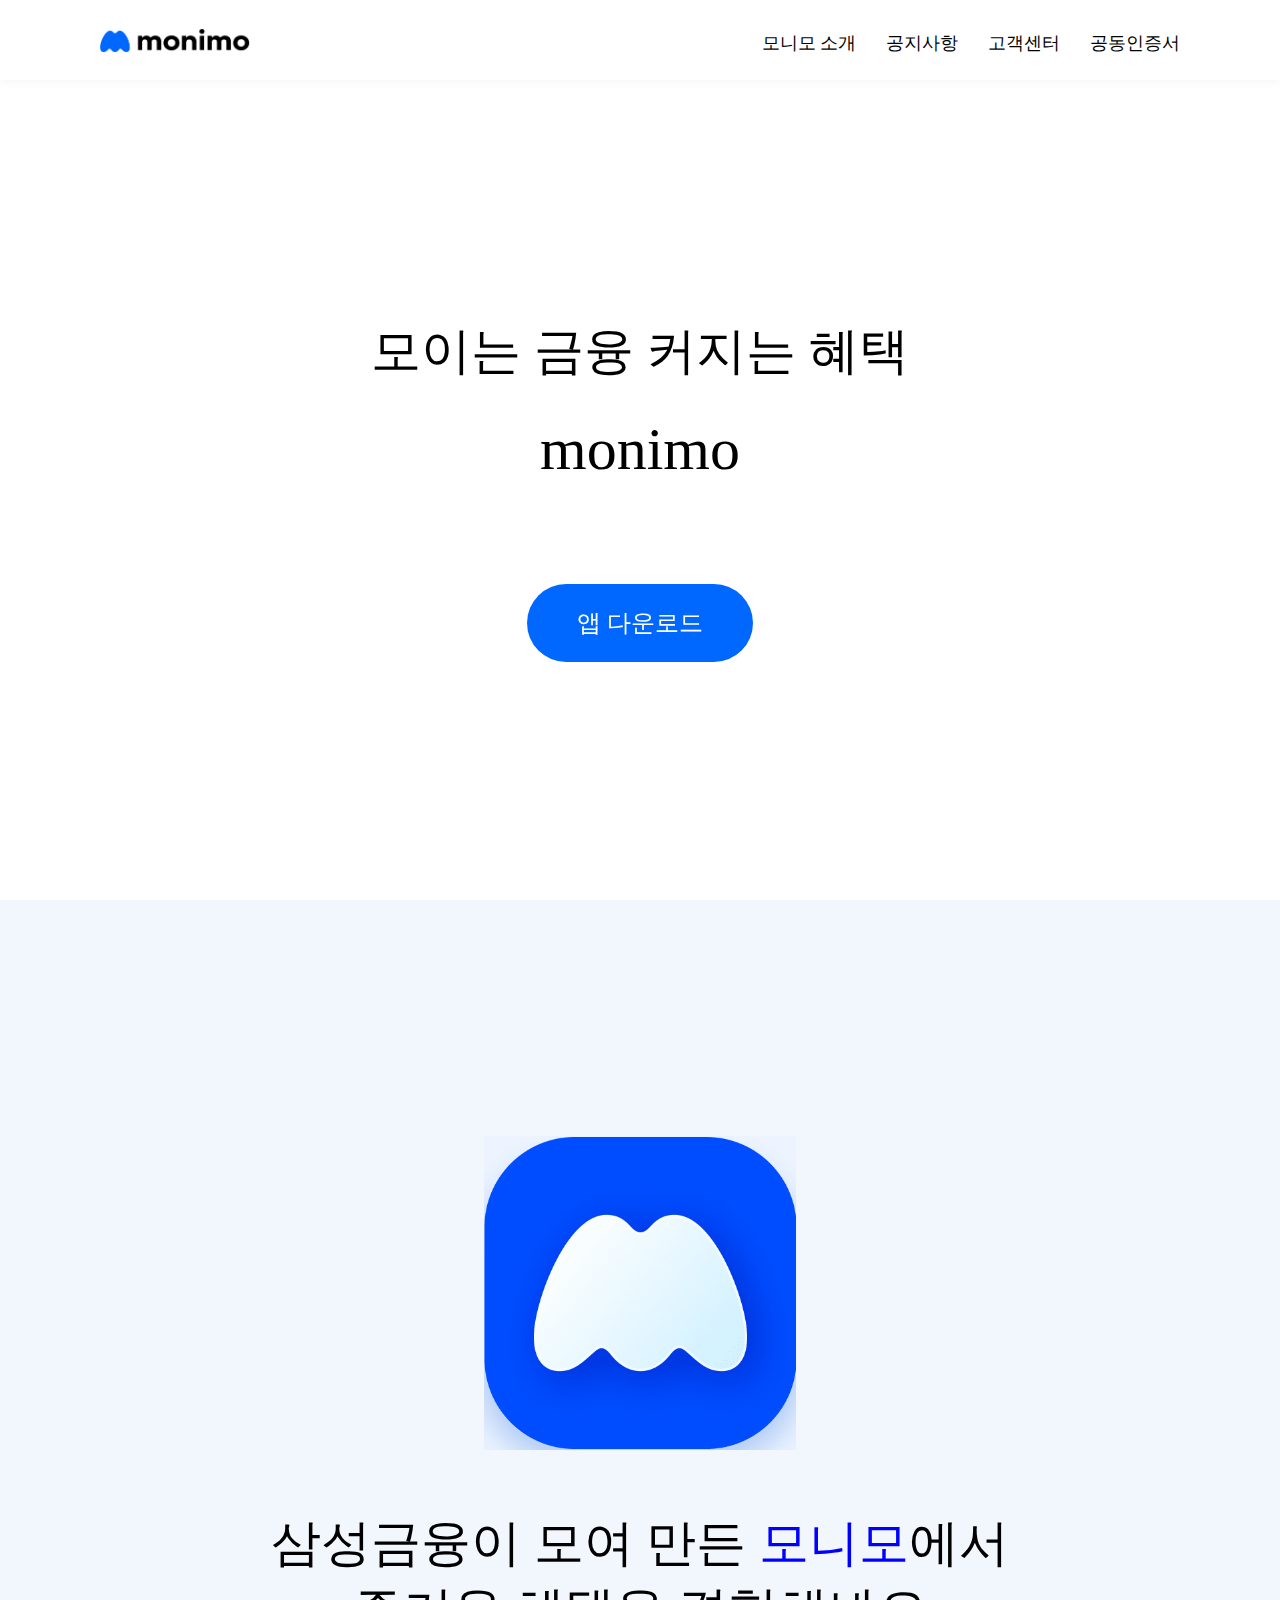
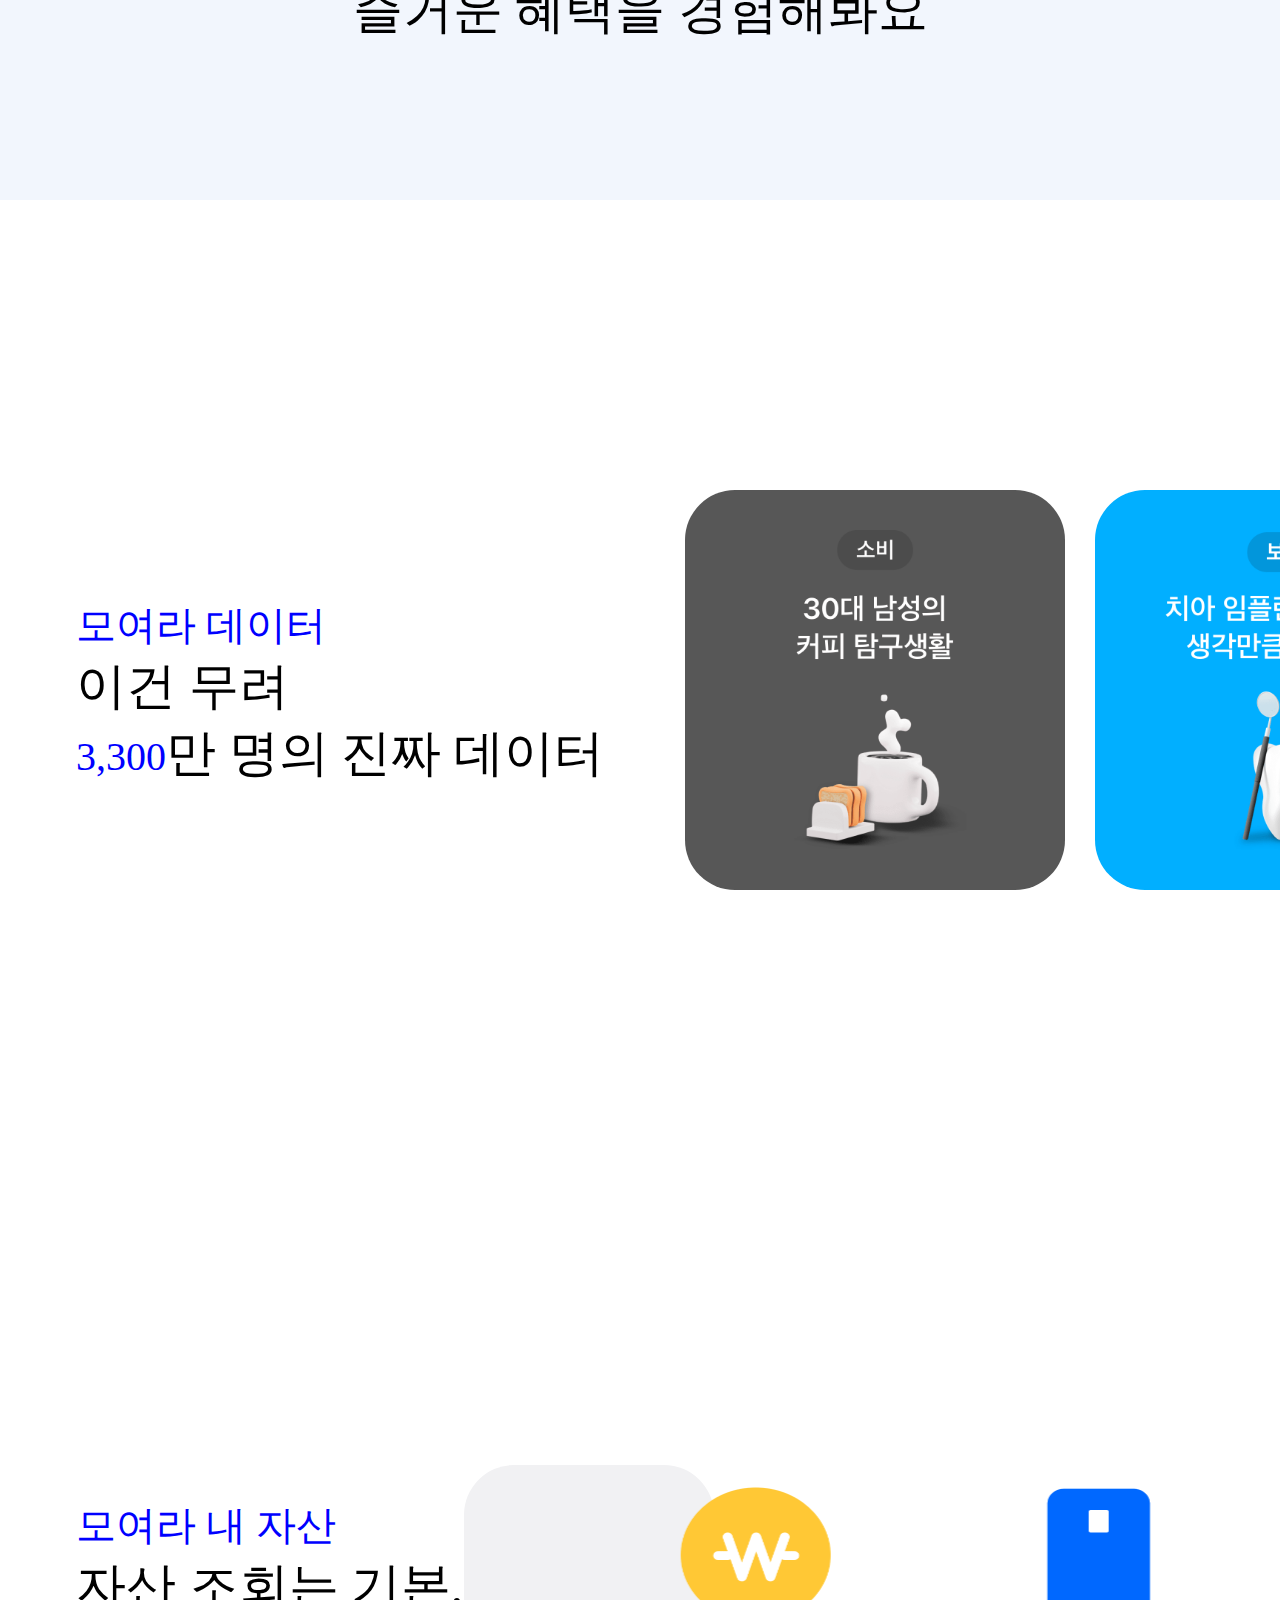
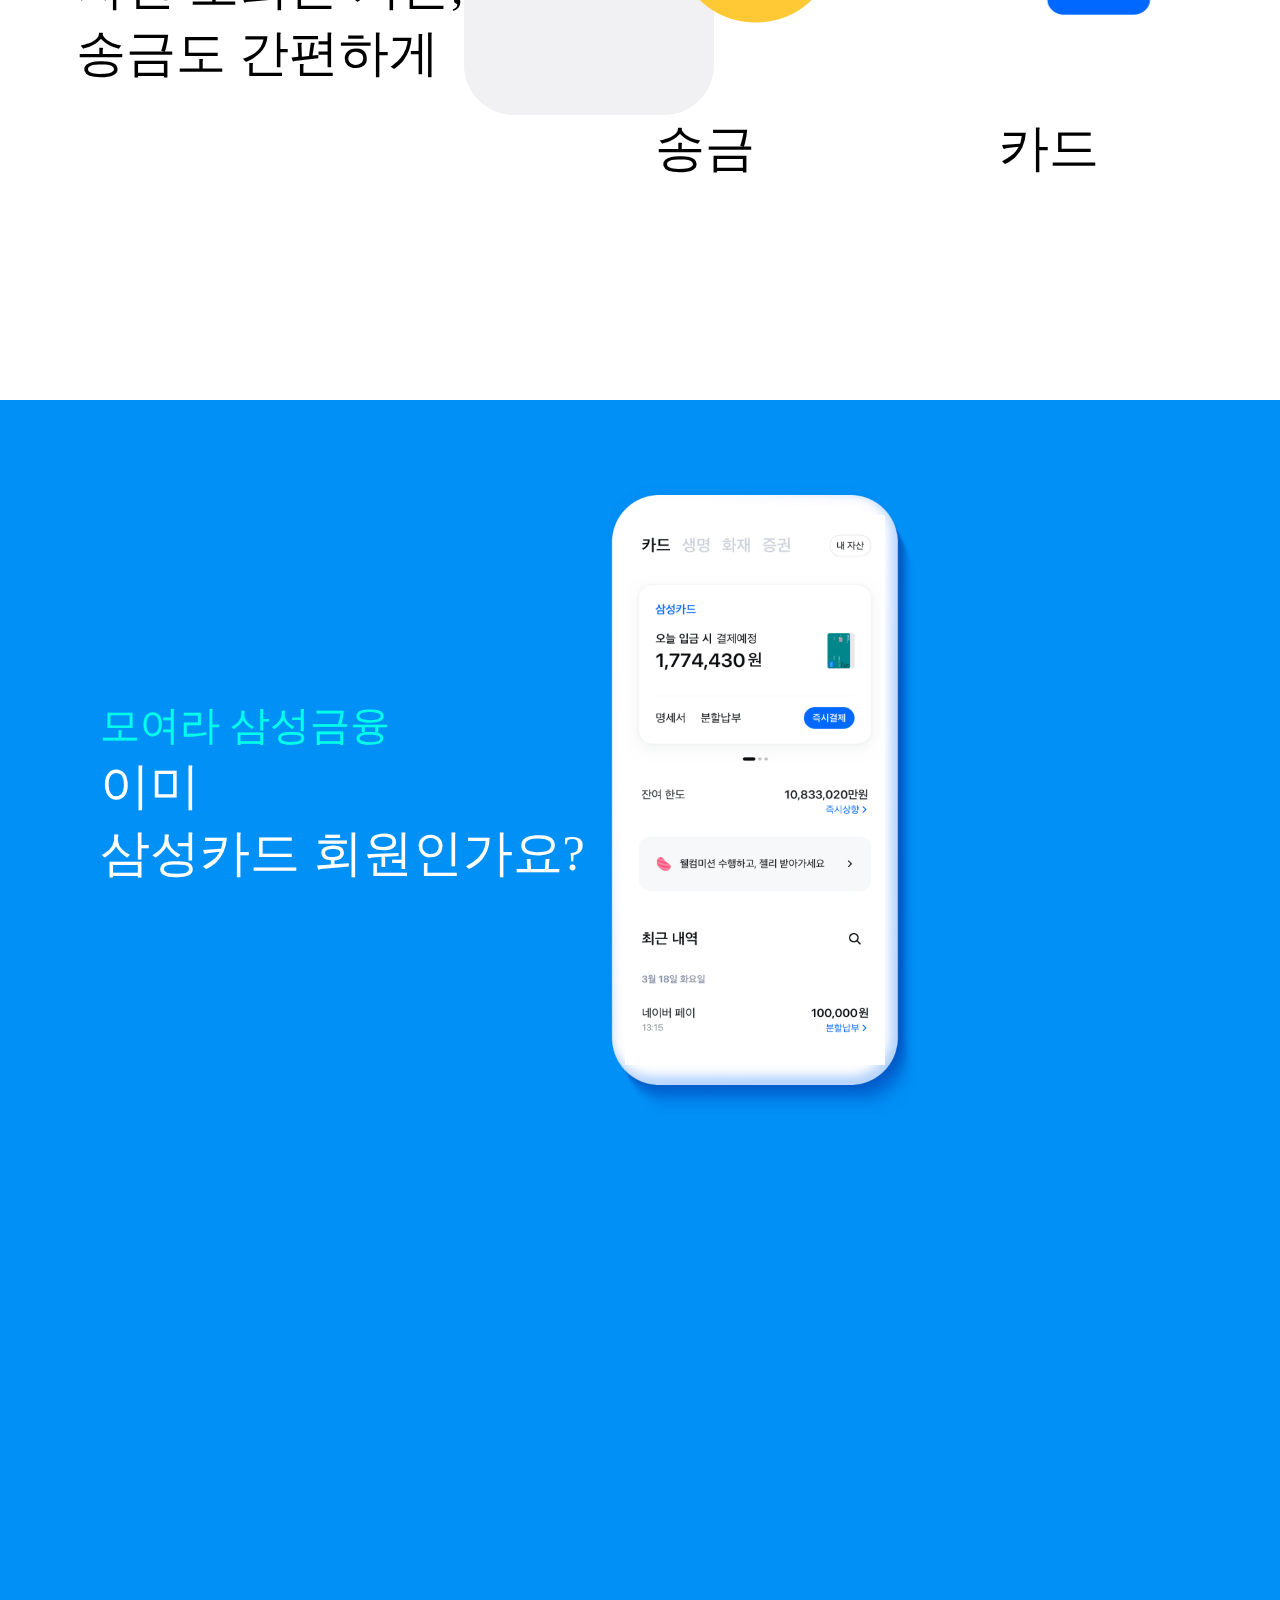
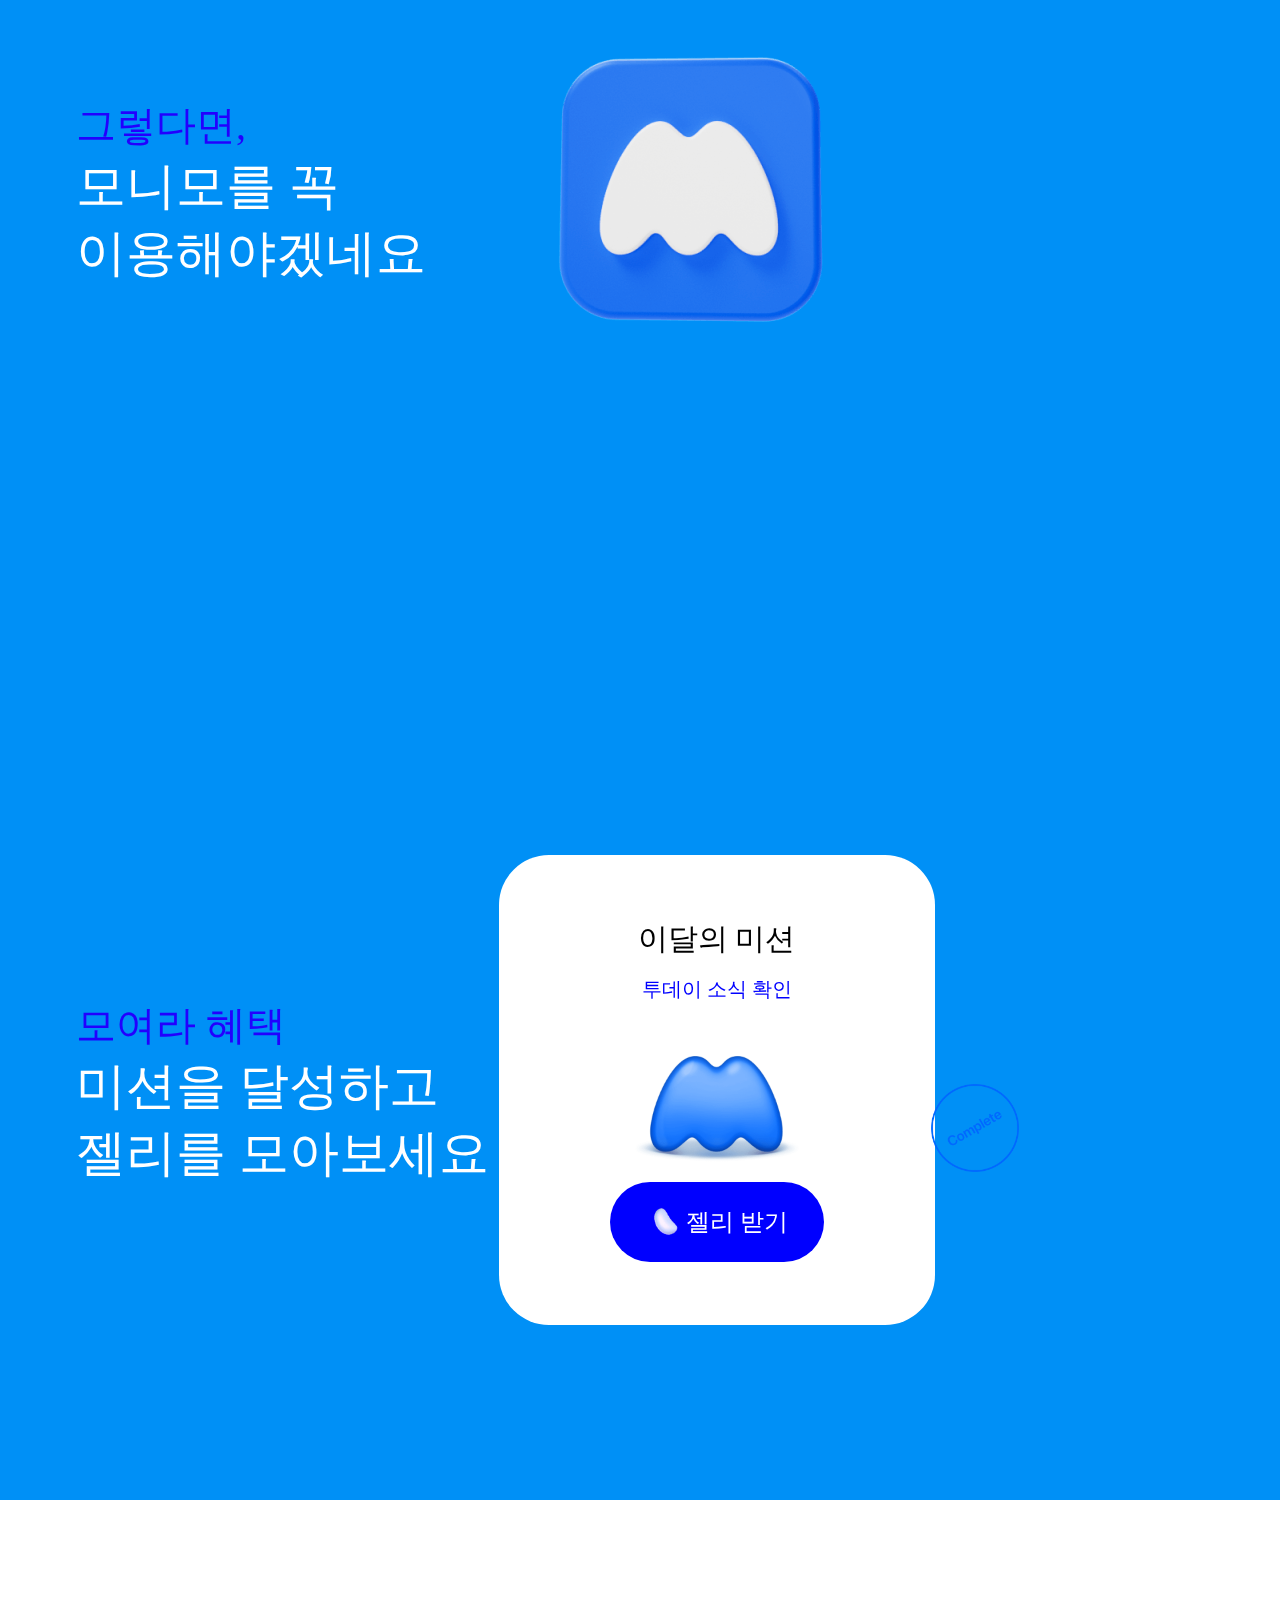
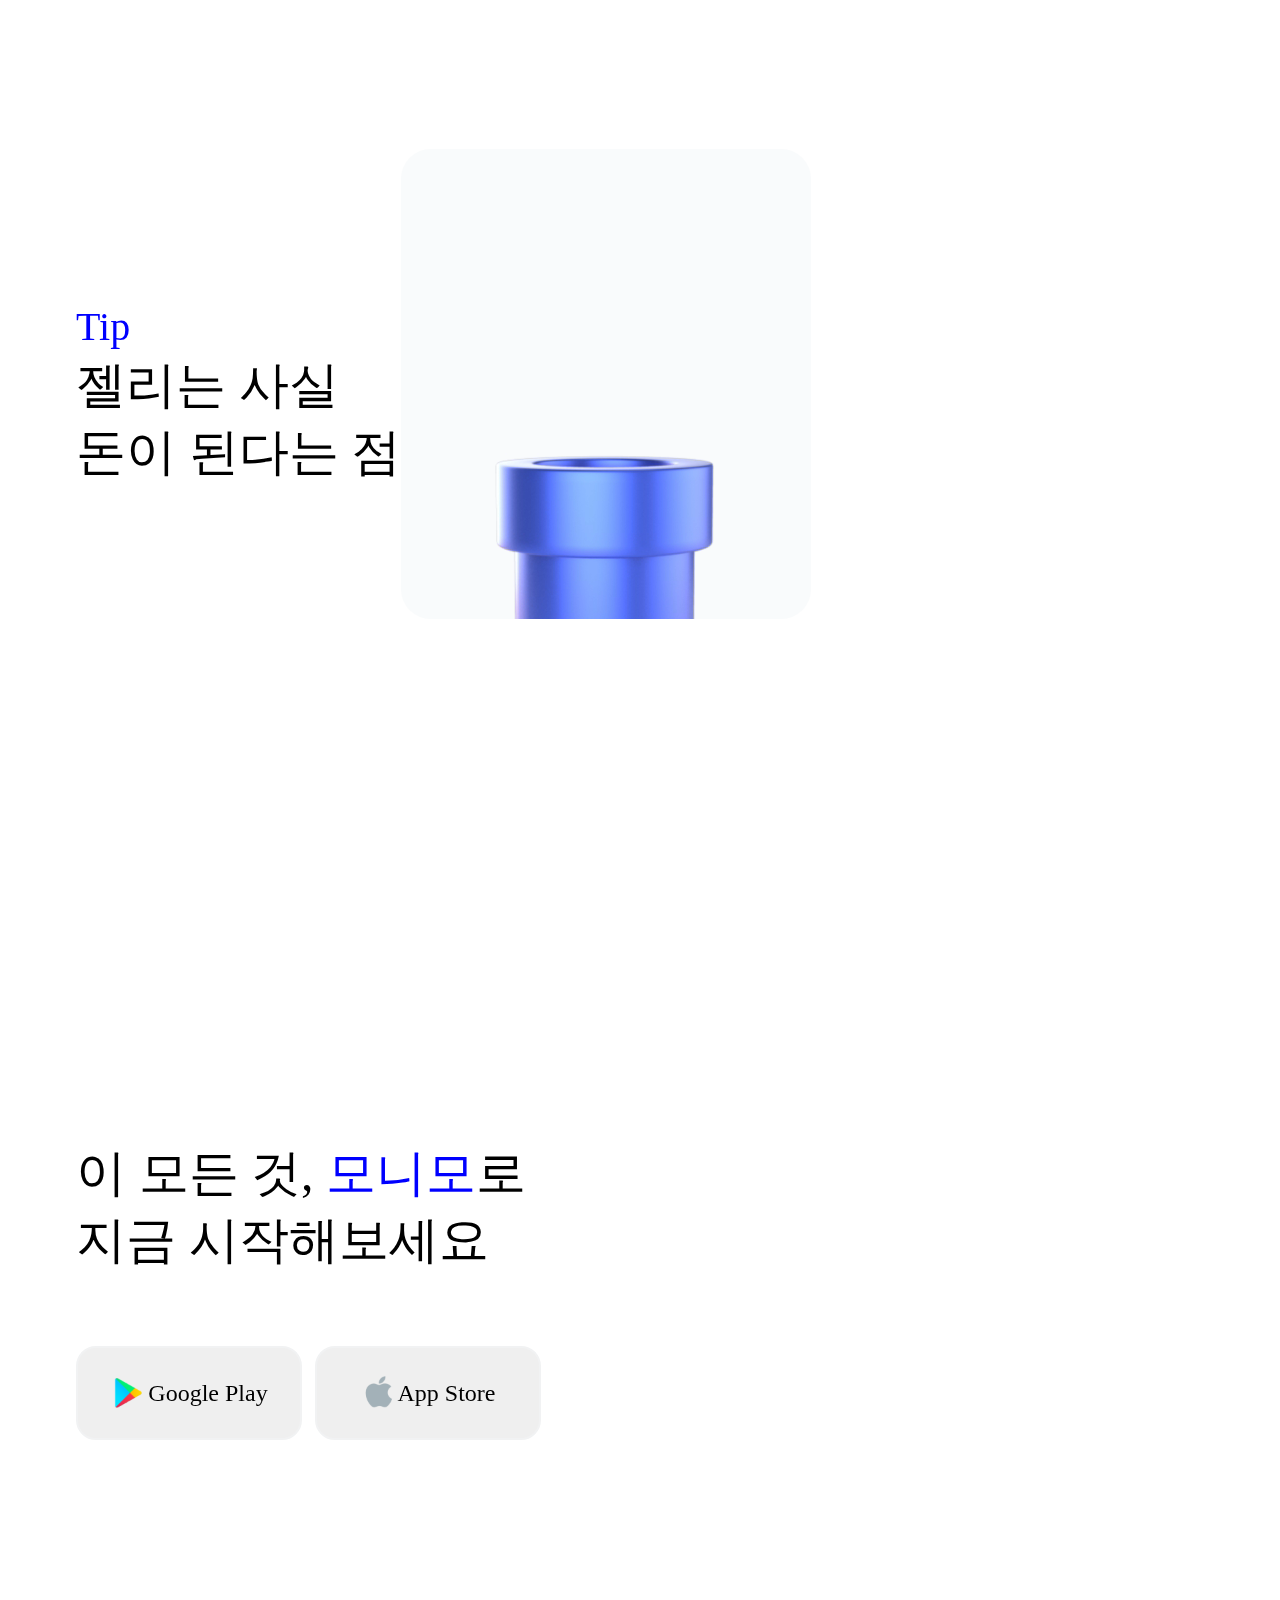
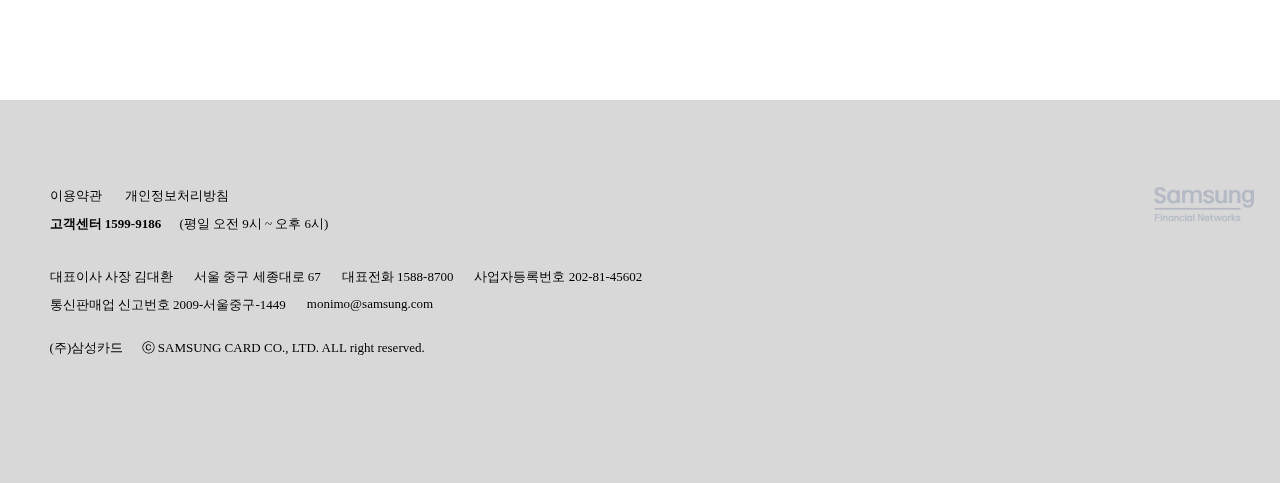
<file: index.html>
<!DOCTYPE html>
<html lang="en">

<head>
    <meta charset="UTF-8">
    <meta http-equiv="X-UA-Compatible" content="IE=edge">
    <meta name="viewport" content="width=device-width, initial-scale=1.0">
    <title>Document</title>
    <link href="./css/index.css" rel="stylesheet">
    <script src="https://ajax.googleapis.com/ajax/libs/jquery/3.6.1/jquery.min.js"></script>
    <script src="index.js"></script>
    <link rel="stylesheet" href="https://cdn.jsdelivr.net/npm/swiper/swiper-bundle.min.css" />
    <script src="https://cdn.jsdelivr.net/npm/swiper/swiper-bundle.min.js"></script>
</head>

<body>
    <main>
        <section>
            <div class="page01">
                <div class="item">
                    <div class="ahdlsms">
                        모이는 금융 커지는 혜택
                    </div>
                    <div class="monimoni">
                        monimo
                    </div>
                    <button class="download">
                        <a href="#">
                            <span>앱 다운로드</span>
                        </a>
                    </button>
                    <video class="video01" autoplay mute loop>
                        <source src="./img/web_top_coin.mp4" type="video/mp4">
                    </video>
                </div>
            </div>
        </section>

        <section>
            <div class="page02">
                <img src="./img/Untitled-1.jpg">
                <p>삼성금융이 모여 만든 <span style="color:blue">모니모</span>에서<br> 즐거운 혜택을 경험해봐요</p>
            </div>
        </section>

        <section>
            <div class="page03">
                <p>
                    <span style="color:blue">모여라 데이터</span><br>
                    이건 무려<br>
                    <span style="color:blue">3,300</span>만 명의 진짜 데이터
                </p>
                <div class="swiper-wrap">
                    <div class="swiper mySwiper">
                        <div class="swiper-wrapper">
                            <div class="swiper-slide"><img src="./img/11.png"></div>
                            <div class="swiper-slide"><img src="./img/12.png"></div>
                            <div class="swiper-slide"><img src="./img/13.png"></div>
                            <div class="swiper-slide"><img src="./img/14.png"></div>
                            <div class="swiper-slide"><img src="./img/15.png"></div>
                            <div class="swiper-slide"><img src="./img/16.png"></div>
                            <div class="swiper-slide"><img src="./img/17.png"></div>
                        </div>
                    </div>
                </div>
        </section>

        <section>
            <div class="page04">
                <p>
                    <span style="color:blue">모여라 내 자산</span><br>
                    자산 조회는 기본,<br>
                    송금도 간편하게
                </p>
                <div class="swiper-items">
                    <div class="swiper-area">
                        <div class="swiper-wrap">
                            <div class="swiper mySwiper">
                                <div class="swiper-wrapper">
                                    <div class="swiper-slide"><img src="./img/4계좌.png"></div>
                                    <div class="swiper-slide"><img src="./img/4송금.png"></div>
                                    <div class="swiper-slide"><img src="./img/4카드.png"></div>
                                    <div class="swiper-slide"><img src="./img/4신용.png"></div>
                                    <div class="swiper-slide"><img src="./img/4환전.png"></div>
                                </div>
                            </div>
                        </div>
                    </div>
                    <div class="swiper-wrap">
                        <div class="swiper mySwiper">
                            <div class="swiper-wrapper">
                                <div class="swiper-slide">계좌</div>
                                <div class="swiper-slide">송금</div>
                                <div class="swiper-slide">카드</div>
                                <div class="swiper-slide">신용</div>
                                <div class="swiper-slide">환전</div>
                            </div>
                        </div>
                    </div>
                </div>
            </div>
        </section>

        <section>
            <div class="page05">
                <p>
                    <span style="color:rgb(0, 255, 234)">모여라 삼성금융</span><br>
                    이미<br>
                    삼성카드 회원인가요?
                </p>
                <div>
                    <ul>
                        <li><img src="./img/카드.png"></li>
                    </ul>
                </div>
            </div>
        </section>

        <section>
            <div class="page06">
                <p>
                    <span style="color:rgb(34, 0, 255)">그렇다면,</span><br>
                    모니모를 꼭<br>이용해야겠네요
                </p>
                <div>
                    <ul>
                        <li><img src="./img/03_web_icon49.77337f3.png"></li>
                    </ul>
                </div>
            </div>
        </section>

        <section>
            <div class="page07">
                <p>
                    <span style="color:rgb(34, 0, 255)">모여라 혜택</span><br>
                    미션을 달성하고<br>
                    젤리를 모아보세요
                </p>
                <div class="mission">
                    <p>이달의 미션</p>
                    <p>투데이 소식 확인</p>
                    <ul>
                        <li>
                            <img src="./img/img-web-mission@3x.37f2b59.png">
                        </li>
                    </ul>
                    <div class="jelly">
                        <img src="./img/201-icon-jelly-normal@3x.f16c53b.png">
                        <span>젤리 받기</span>
                    </div>
                    <ul class="complete">
                        <img src="./img/img-web-badge-complete@3x.19e6256.png">
                    </ul>
                </div>
            </div>
        </section>

        <section>
            <div class="page08">
                <p><span style="color:blue">Tip</span><br>
                    젤리는 사실<br>
                    돈이 된다는 점
                </p>
                <div>
                    <video class="video02" autoplay mute loop>
                        <source src="./img/web_benefit_jelly.mp4" type="video/mp4">
                    </video>
                </div>
            </div>
        </section>

        <section>
            <div class="page10">
                <p>
                    이 모든 것, <span style="color:blue">모니모</span>로<br> 지금 시작해보세요
                </p>
                <div class="btn10">
                    <button type="button" class="button10">
                        <span class="google">
                            <img src="./img/googlelogo.png">
                            Google Play
                        </span>
                    </button>
                    <button type="button" class="button10">
                        <span class="apple">
                            <img src="./img/applelogo.png">
                            App Store
                        </span>
                    </button>
                </div>
            </div>
        </section>
    </main>
</body>


</html>
</file>
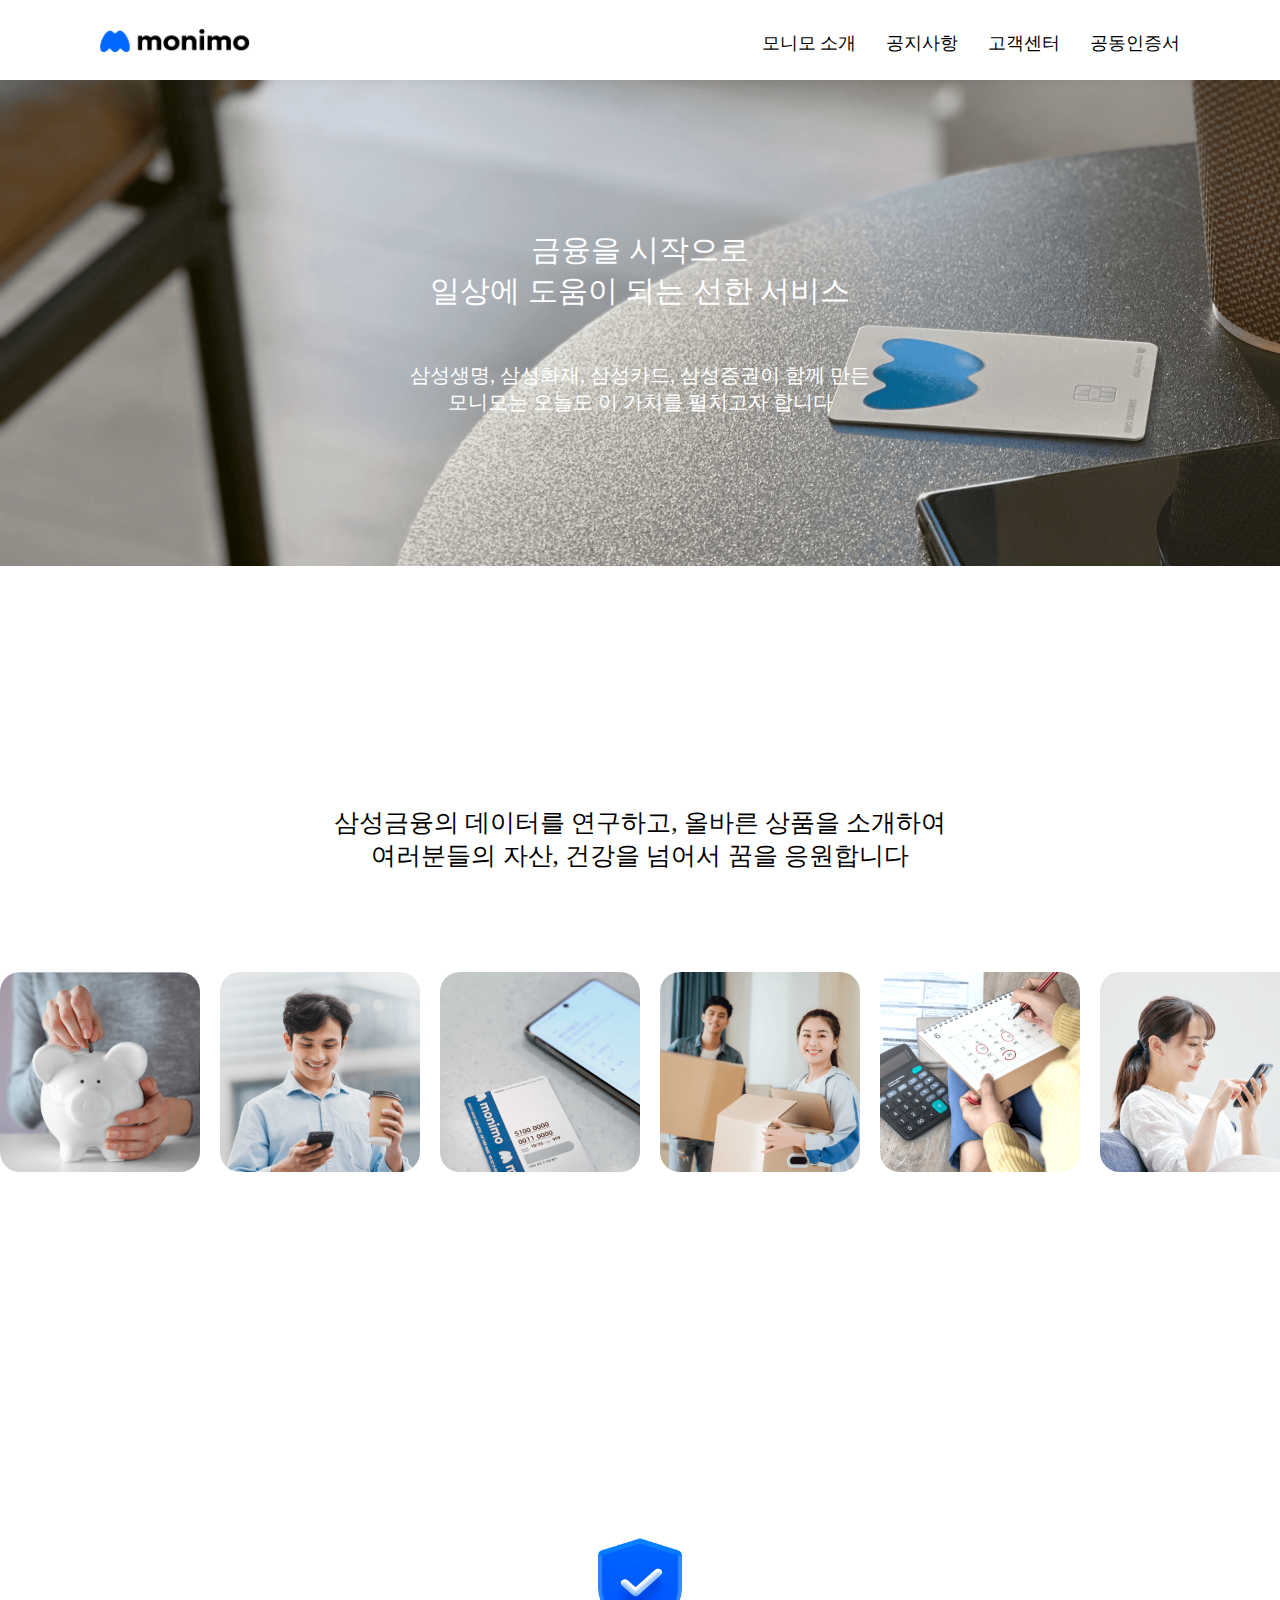
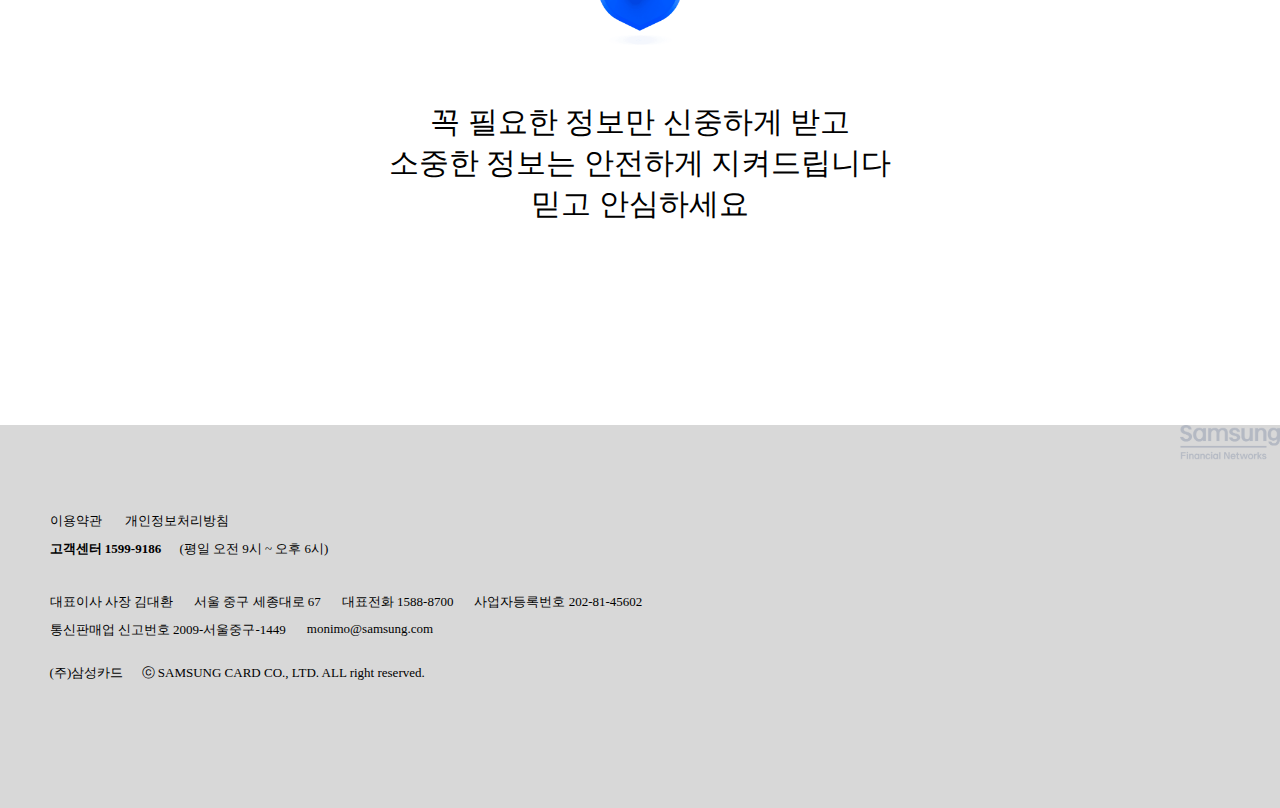
<file: about.html>
<!DOCTYPE html>
<html lang="en">

<head>
    <meta charset="UTF-8">
    <meta http-equiv="X-UA-Compatible" content="IE=edge">
    <meta name="viewport" content="width=device-width, initial-scale=1.0">
    <title>Document</title>
    <link href="./css/about.css" rel="stylesheet">
    <script src="https://ajax.googleapis.com/ajax/libs/jquery/3.6.1/jquery.min.js"></script>
    <script src="index.js"></script>
</head>

<body>
    <div class="thro">
        <div class="rmadbd">
            금융을 시작으로<br>일상에 도움이 되는 선한 서비스
        </div>
        <div class="tkatjd">
            삼성생명, 삼성화재, 삼성카드, 삼성증권이 함께 만든<br>모니모는 오늘도 이 가치를 펼치고자 합니다
        </div>
    </div>
    <div class="text01">
        <div class="text1-1">
            삼성금융의 데이터를 연구하고, 올바른 상품을 소개하여<br>여러분들의 자산, 건강을 넘어서 꿈을 응원합니다
        </div>
        <ul class="moving">
            <li><img src="./img/1.png" alt=""></li>
            <li><img src="./img/2.png" alt=""></li>
            <li><img src="./img/3.png" alt=""></li>
            <li><img src="./img/4.png" alt=""></li>
            <li><img src="./img/5.png" alt=""></li>
            <li><img src="./img/6.png" alt=""></li>
            <li><img src="./img/7.png" alt=""></li>
            <li><img src="./img/8.png" alt=""></li>
            <li><img src="./img/1.png" alt=""></li>
            <li><img src="./img/2.png" alt=""></li>
            <li><img src="./img/3.png" alt=""></li>
            <li><img src="./img/4.png" alt=""></li>
            <li><img src="./img/5.png" alt=""></li>
            <li><img src="./img/6.png" alt=""></li>
            <li><img src="./img/7.png" alt=""></li>
            <li><img src="./img/8.png" alt=""></li>
        </div>
    </div>
    <div class="aaaa">
        <li><img src="./img/aa.png"></li>
        <p>
            꼭 필요한 정보만 신중하게 받고<br>소중한 정보는 안전하게 지켜드립니다<br>믿고 안심하세요
        </p>
    </div>
</body>

<script>
    const nav = document.querySelector('nav');
    const triggerMenu = document.querySelector('.trigger-menu');

    triggerMenu.onclick = function () {
        nav.classList.toggle('active');
        triggerMenu.classList.toggle('active');
    }

</script>

</html>
</file>
<file: css/index.css>
@import url(./common.css);

header{
    width:100%;
    position: fixed;
    height:80px;
    box-shadow:0 0 10px 0 rgb(0 0 0 / 6%);
    display:flex;
    align-items: center;
    background-color: #fff;
    z-index:100;
}

.headout {
    width:100%;
}

.headin{
    height:100%;
    padding:0 24px;
    margin:0 auto;
    max-width: 1128px;
    background-color: #fff;
    display:flex;
    justify-content: space-between;
    align-items:center;
}

.moimg {
    width: 150px;
    height: 25px;
    display: flex;
}

header nav {
    display:block;
    font-size: 18px;
}

.headmenu{
    padding-top:6px;
    display:flex;
    justify-content: flex-end;
}

.headmenu a {
    padding-left: 30px;
}

span {
    color: #fff
}

.trigger-menu {
    width: 30px;
    height: 16px;
    position: relative;
    background: none;
    border: none;
    display: none;
}

main div {
    font-size: 50px;
}

section {
    width: 100%;
    height: 100vh;
    position: relative;
}

.page01 {
    height: 100vh;
    position: relative;
    display: flex;
    flex-direction: column;
    justify-content: space-between;
    overflow: hidden;
}

.item {
    width: 100%;
    height: 100%;
    text-align: center;
    display: flex;
    flex-direction: column;
    justify-content: center;
    align-items: center;
    /* background-image:url(/1/img/web_top_coin.mp4); */
}

.ahdlsms {
    margin-top: 80px;
    font-size: 50px;
}

.monimoni {
    font-size: 60px;
    margin-top: 30px;
}

.download {
    margin-top: 100px;
    height: 78px;
    padding: 0 50px;
    border: 0px;
    border-radius: 40px;
    background: #0068ff;
    font-size: 24px;
}

.page01 .video01 {
    position: absolute;
    bottom: 0;
    z-index: -1;
}

.page02 {
    width: 100%;
    height: 100%;
    padding-top: 80px;
    background-color: #f2f6fd;
    text-align: center;
    display: flex;
    flex-direction: column;
    align-items: center;
    justify-content: center;
}

.page02 p {
    padding-top: 60px;
    font-size: 50px;
}

.page03 {
    max-width: 1128px;
    height: 100%;
    margin: 0 auto;
    padding-top: 80px;
    background-color: #fff;
    display: flex;
    flex-direction: row;
    align-items: center;
    position: relative;
}

.page03 span {
    font-size: 40px;
}

.page03 .swiper-wrap {
    width: 86%;
    overflow: hidden;
    position: absolute;
    right: -40%;
}

.page03 .swiper {
    width: 1200px;
    overflow: hidden;
}

.page03 .swiper-slide {
    object-fit: cover;
}

.page03 .swiper-slide img {

    width: 100%;

    border-radius: 50px;
}

.page04 {
    max-width: 1128px;
    height: 100%;
    margin: 0 auto;
    padding-top: 80px;
    background-color: #fff;
    display: flex;
    flex-direction: row;
    align-items: center;
    position: relative;
}

.page04 span {
    font-size: 40px;
}

.page04 .swiper-area{
    width: 250px;
    height: 250px;
    border-radius: 50px;
    background-color: #f1f1f3;
    display:flex;
}

.page04 .swiper {
    width: 86%;
    overflow: hidden;
    position: absolute;
    right: -40%;
}

.page04 .swiper {
    width: 1000px;
    overflow: hidden;
}

.page04 .swiper-slide {
    object-fit: cover;
}

.page04 .swiper-slide img {
    width: 200px;
    height:180px;
}

.page04 div ul {
    display: flex;
    justify-content: center;
    align-items: center;
}

.page04 img {
    width: 150px;
    height: 150px;
}

.page04 div p {
    font-size: 30px;
    text-align: center;
}

section:nth-child(5){
    background-color: #0090f6;
}

.page05 {
    padding: 200px 24px;
    max-width: 1128px;
    height: 100%;
    margin: 0 auto;
    padding-top: 80px;
    display: flex;
    flex-direction: row;
    align-items: center;
    position: relative;
}

.page05 p {
    color: #fff;

}

.page05 span {
    font-size: 40px;
}

.page05 div {
    height: 650px;
    background-image: url("../img/배경.png");
    background-repeat: no-repeat;
    background-size: 340px 650px;
    padding-right: 5%;
}

.page05 div ul img {
    width: 260px;
    margin: 50px 0 0 40px;
}

.page05 img {
    width: 254px;
    height: 550px;
}

section:nth-child(6){
    background-color: #0090f6;
}

.page06 {
    max-width: 1128px;
    height: 100%;
    margin: 0 auto;
    padding-top: 80px;
    display: flex;
    flex-direction: row;
    align-items: center;
    position: relative;
}

.page06 p {
    color: #fff;

}

.page06 span {
    font-size: 40px;
}

section:nth-child(7){
    background-color: #0090f6;
}

.page07 {
    max-width: 1128px;
    height: 100%;
    margin: 0 auto;
    padding-top: 80px;
    display: flex;
    flex-direction: row;
    align-items: center;
    position: relative;
}

.page07 p {
    color: #fff;

}

.page07 span {
    font-size: 40px;
}

.mission {
    width: 436px;
    height: 470px;
    margin: 10px;
    background-color: #fff;
    border-radius: 50px;
    display: flex;
    flex-direction: column;
    justify-content: center;
    align-items: center;
}

.mission p:nth-child(1) {
    font-size: 30px;
    text-align: center;
    margin-bottom: 16px;
    color: #000;
}

.mission p:nth-child(2) {
    font-size: 20px;
    text-align: center;
    color: blue;
    margin-bottom: 19px;
}

.mission img {
    width: 320px;
    height: 160px;
}

.jelly {
    background-color: blue;
    width: 214px;
    height: 80px;
    display: flex;
    justify-content: center;
    align-items: center;
    border-radius: 90px;
}

.jelly img {
    width: 41px;
    height: 41px;
}

.jelly span {
    font-size: 24px;
}

.complete {
    position: absolute;
    right: 15%;
    top: 52%;
}

.complete img {
    width: 120px;
    height: 120px;
}

section:nth-child(8){
    background-color: #fff;
}

.page08 {
    max-width: 1128px;
    height: 100%;
    margin: 0 auto;
    padding-top: 80px;
    display: flex;
    flex-direction: row;
    align-items: center;
    position: relative;
}

.page08 span {
    font-size: 40px;
}

.page08 div video{
    border-radius: 30px;
}

.page10 {
    max-width: 1128px;
    height: 100%;
    margin: 0 auto;
    padding-top: 80px;
    display: flex;
    flex-direction: column;
    flex-wrap: nowrap;
    justify-content: center;
    align-items: flex-start;
    position: relative;
}

.btn10 {
    margin-top: 72px;
}

.btn10 span {
    color: #000;
    font-size: 24px;
}

.button10 {
    width: 226px;
    height: 94px;
    border: 2px solid #f1f2f3;
    border-radius: 20px;
}

.button10 img {
    width: 38px;
    height: 38px;
}

.google {
    display: flex;
    align-items: center;
    justify-content: center;
}

.apple {
    display: flex;
    align-items: center;
    justify-content: center;
}

footer {
    background-color: rgb(216, 216, 216);
    padding: 2%;
    position: relative;
}

footer section {
    height: 30vh;
}

.footerall {
    margin-top: 5%;
}

footer div {
    padding: 0 24px;
    font-size: 13px;
}

.footermenu li a:nth-child(2) {
    padding-left: 20px;
}

.footercall {
    padding: 0px;
    margin-top: 10px;
}

.footercall span {
    padding-left: 15px;
    color: #000;
}

.footerinfo {
    margin-top: 30px;
}

.footerinfo div {
    padding: 0px;
}

.footerinfo div:nth-child(1) {
    display: flex;
}

.footerinfo div:nth-child(2) {
    display: flex;
}

.footerinfo li {
    padding: 5px 11px 5px 0px;
    margin: 0px 10px 0px 0px;
}

.footercopy {
    margin-top: 20px;
    padding: 0px;
}

.footercopy span {
    color: #000;
}

.footercopy span:nth-child(1) {
    margin: 0px 15px 0px 0px;
}

.logo img {
    position: absolute;
    top: 0%;
    right: 0%;
    width: 100px;
    height: 35px;
    background-size: contain;
}

/* ////////////////////////////////////////////////////////////////////// */
/* ////////////////////////////////////////////////////////////////////// */
/* ////////////////////////////////////////////////////////////////////// */
/* ////////////////////////////////////////////////////////////////////// */
/* ////////////////////////////////////////////////////////////////////// */

@media(max-width:960px) {

    header {
        height: 54px;
        z-index: 1;
    }

    header nav a {
        padding: 5%;
        display: flex;
        justify-content: flex-start;
        border-bottom: 1px solid #000;
    }

    header nav {
        font-size: 15px;
        position: fixed;
        left: 0;
        top: 0;
        background-color: #fff;
        width: 100%;
        height: 100%;
        transform: translateY(-100%);
        transition: .5s;
    }

    header nav.active {
        transform: translateY(5%);
    }

    span {
        color: #fff;
    }

    .trigger-menu {
        width: 30px;
        height: 16px;
        position: relative;
        display: block;
    }

    .trigger-menu>span {
        position: absolute;
        left: 0;
        width: 100%;
        height: 2px;
        background-color: #000;
        transition: .5s;
    }

    .trigger-menu>span:nth-child(1) {
        top: 0;
    }

    .trigger-menu>span:nth-child(2) {
        top: 50%;
    }

    .trigger-menu>span:nth-child(3) {
        top: 100%;
    }

    .trigger-menu.active>span:nth-child(1) {
        top: 50%;
        transform: rotate(135deg);
    }

    .trigger-menu.active>span:nth-child(2) {
        top: 50%;
        opacity: 0;
    }

    .trigger-menu.active>span:nth-child(3) {
        top: 50%;
        transform: rotate(-135deg);
    }

    main div {
        font-size: 50px;
    }


    .page01 {
        height: 100vh;
        display: flex;
        position: relative;
        flex-direction: column;
        justify-content: space-between;
        overflow: hidden;
    }

    .item {
        width: 100%;
        height: 100%;
        text-align: center;
        display: flex;
        flex-direction: column;
        justify-content: space-around;
        align-items: center;
        /* background-image:url(/1/img/web_top_coin.mp4); */
    }

    .ahdlsms {
        margin-top: 80px;
        font-size: 24px;
    }

    .monimoni {
        font-size: 60px;
        margin-top: 0px;
        margin-bottom: 300px;
    }

    .download {
        width: 90%;
        margin-top: 100px;
        height: 78px;
        padding: 0 50px;
        border: 0px;
        border-radius: 20px;
        background: #0068ff;
        font-size: 24px;
    }

    .page01 .video01 {
        bottom: 0;
        z-index: -1;
    }


    .page02 {
        height: 100vh;
        background-color: #f2f6fd;
        text-align: center;
        display: flex;
        flex-direction: column;
        align-items: center;
        justify-content: center;
    }

    .page02 img {
        width: 200px;
        height: 200px;
    }

    .page02 p {
        padding-top: 60px;
        font-size: 30px;
        text-align: center;
    }

    .page03 {
        height: 100vh;
        background-color: #fff;
        padding: 200px 24px;
        display: flex;
        flex-direction: column;
        align-items: center;
        overflow: hidden;
    }

    .page03 p {
        font-size: 30px;
        text-align: center;
    }

    .page03 span:nth-child(1) {
        font-size: 17px;
    }

    .page03 span {
        font-size: 30px;
    }

    .slider {
        gap: 20px;
        width: 33%;
        display: flex;
        align-items: flex-start;
    }

    .slider li img {
        width: 171px;
        height: 180px;
        border: 0px;
        border-radius: 50px;
    }

    .page04 {
        height: 100vh;
        background-color: #fff;
        padding: 200px 24px;
        display: flex;
        flex-direction: column;
        align-items: center;
        overflow: hidden;
    }

    .page04 p {
        font-size: 30px;
        text-align: center;
    }

    .page04 span {
        font-size: 17px;
    }

    .page04 div ul {
        width: 125px;
        height: 125px;
        border-radius: 25px;
        background-color: #f1f1f3;
        display: flex;
        justify-content: center;
        align-items: center;
    }

    .page04 img {
        width: 75px;
        height: 75px;
    }

    .page04 div p {
        font-size: 17px;
        text-align: center;
    }

    .page05 {
        width: 100%;
        height: 100vh;
        background-color: #0090f6;
        padding: 200px 24px;
        display: flex;
        flex-direction: column;
        align-items: center;
        overflow: hidden;
    }

    .page05 p {
        color: #fff;
        font-size: 30px;
        text-align: center;

    }

    .page05 span {
        font-size: 17px;
    }

    .page05 div {
        height: 325px;
        background-image: url("../img/배경.png");
        background-repeat: no-repeat;
        background-size: 170px 325px;
        padding-right: 5%;
        padding-bottom: 5%;
    }

    .page05 div ul img {
        width: 135px;
        height: 270px;
        margin: 30px 0 0 17px;
    }

    .page05 img {
        width: 254px;
        height: 550px;
    }

    .page06 {
        height: 100vh;
        background-color: #0090f6;
        padding: 200px 24px;
        display: flex;
        flex-direction: column;
        align-items: center;
        overflow: hidden;
    }

    .page06 p {
        color: #fff;
        font-size: 30px;
        text-align: center;
    }

    .page06 span {
        font-size: 17px;
    }

    .page06 img {
        height: 600px;
    }

    .page07 {
        height: 100vh;
        background-color: #0090f6;
        padding: 200px 24px;
        display: flex;
        flex-direction: column;
        align-items: center;
        overflow: hidden;
    }

    .page07 p {
        color: #fff;
        font-size: 30px;
        text-align: center;
    }

    .page07 span {
        font-size: 17px;
    }

    .mission {
        width: 218px;
        height: 235px;
        margin: 10px;
        background-color: #fff;
        border-radius: 25px;
        display: flex;
        flex-direction: column;
        justify-content: center;
        align-items: center;
    }

    .mission p:nth-child(1) {
        color: #000;
        font-size: 15px;
        text-align: center;
        margin-bottom: 8px;
    }

    .mission p:nth-child(2) {
        font-size: 10px;
        text-align: center;
        color: blue;
        margin-bottom: 9px;
    }

    .mission img {
        width: 160px;
        height: 80px;
    }

    .jelly {
        background-color: blue;
        width: 107px;
        height: 40px;
        display: flex;
        justify-content: center;
        align-items: center;
        border-radius: 45px;
    }

    .jelly img {
        width: 20px;
        height: 20px;
    }

    .jelly span {
        font-size: 12px;
    }

    .page08 {
        height: 100vh;
        background-color: #fff;
        padding: 200px 24px;
        display: flex;
        flex-direction: column;
        align-items: center;
        overflow: hidden;
    }

    .page08 p {
        font-size: 30px;
        text-align: center;
    }

    .page08 span {
        font-size: 17px;
    }

    .page10 {
        height: 100vh;
        background-color: #fff;
        padding: 200px 24px;
        display: flex;
        flex-direction: column;
        justify-content: space-evenly;
        align-items: flex-start;
        overflow: hidden;
    }

    .video02 {
        width: 205px;
        height: 235px;
    }

    .page10 p {
        font-size: 30px;
        text-align: left;
    }

    .btn10 {
        margin: 0;
    }


    .btn10 span {
        color: #000;
        font-size: 12px;
    }

    .button10 {
        width: 113px;
        height: 47px;
        border: 2px solid #f1f2f3;
        border-radius: 10px;
    }

    .button10 img {
        width: 19px;
        height: 19px;
    }

    .google {
        display: flex;
        align-items: center;
        justify-content: center;
    }

    .apple {
        display: flex;
        align-items: center;
        justify-content: center;
    }

    footer {
        background-color: rgb(216, 216, 216);
        padding: 2%;
        position: relative;
    }

    footer section {
        height: 30vh;
    }

    .footerall {
        margin-top: 5%;
    }

    footer div {
        padding: 0 24px;
        font-size: 13px;
    }

    .footermenu li a:nth-child(2) {
        padding-left: 20px;
    }

    .footercall {
        padding: 0px;
        margin-top: 10px;
    }

    .footercall span {
        padding-left: 15px;
        color: #000;
    }

    .footerinfo {
        margin-top: 30px;
    }

    .footerinfo div {
        padding: 0px;
    }

    .footerinfo div:nth-child(1) {
        display: flex;
    }

    .footerinfo div:nth-child(2) {
        display: flex;
    }

    .footerinfo li {
        padding: 5px 11px 5px 0px;
        margin: 0px 10px 0px 0px;
    }

    .footercopy {
        margin-top: 20px;
        padding: 0px;
    }

    .footercopy span {
        color: #000;
    }

    .footercopy span:nth-child(1) {
        margin: 0px 15px 0px 0px;
    }

    .logo img {
        position: absolute;
        top: 0%;
        right: 0%;
        width: 100px;
        height: 35px;
        background-size: contain;
    }
}
</file>
<file: css/about.css>
@import url(./common.css);

body {
    width: 100%;
    height: 100%;
    position: relative;
}

header{
    width:100%;
    position: fixed;
    height:80px;
    box-shadow:0 0 10px 0 rgb(0 0 0 / 6%);
    display:flex;
    align-items: center;
    background-color: #fff;
    z-index:100;
}

.headout {
    width:100%;
}

.headin{
    height:100%;
    padding:0 24px;
    margin:0 auto;
    max-width: 1128px;
    background-color: #fff;
    display:flex;
    justify-content: space-between;
    align-items:center;
}

.moimg {
    width: 150px;
    height: 25px;
    display: flex;
}

header nav {
    display:block;
    font-size: 18px;
}

.headmenu{
    padding-top:6px;
    display:flex;
    justify-content: flex-end;
}

.headmenu a {
    padding-left: 30px;
}

.thro {
    width: 100%;
    padding-top: 80px;
    display: flex;
    flex-direction: column;
    align-items: center;
    background-image: url('../img/intro.png');
    background-repeat: no-repeat;
    background-size: cover;
    text-align: center;
}

.trigger-menu {
    width: 30px;
    height: 16px;
    position: relative;
    background: none;
    border: none;
    display: none;
}

.trigger-menu>span {
    position: absolute;
    left: 0;
    width: 100%;
    height: 2px;
    background-color: #000;
    transition: .5s;
}

.rmadbd {
    color: #fff;
    font-size: 30px;
    margin-top: 150px;
}

.tkatjd {
    color: #fff;
    font-size: 20px;
    margin-top: 50px;
    margin-bottom: 150px;
}

.text01 {
    padding-top: 240px;
    overflow: hidden;
}

.text01 li img {
    width: 200px;
    height: 200px;
    border: 0px;
    border-radius: 20px;
}

.text1-1 {
    font-size: 25px;
    text-align: center;
    padding: 0 24px;
}


.moving {
    gap: 20px;
    width: 50%;
    height: 300px;
    display: flex;
    align-items: flex-end;
    animation: bannermove;
    animation-duration:10s;
    animation-iteration-count:infinite;
    animation-timing-function: linear;
}


@keyframes bannermove {
    0% {
        transform: translateX(0%);
    }
    100%{
        transform: translateX(-362%);
    }
}


.aaaa {
    padding: 320px 0px 200px;
    text-align: center;
}

.aaaa li img {
    width: 140px;
    height: 150px;
    margin: 30px;
}

.aaaa p {
    font-size: 30px;
    text-align: center;
}

footer {
    background-color: rgb(216, 216, 216);
    padding: 2%;
    position: relative;
}

footer section{
    height: 30vh;
}

.footerall{
    margin-top: 5%;
}

footer div {
    padding: 0 24px;
    font-size: 13px;
}

.footermenu li a:nth-child(2) {
    padding-left: 20px;
}

.footercall {
    padding: 0px;
    margin-top: 10px;
}

.footercall span {
    padding-left: 15px;
    color: #000;
}

.footerinfo {
    margin-top: 30px;
}

.footerinfo div {
    padding: 0px;
}

.footerinfo div:nth-child(1) {
    display: flex;
}

.footerinfo div:nth-child(2) {
    display: flex;
}

.footerinfo li {
    padding: 5px 11px 5px 0px;
    margin: 0px 10px 0px 0px;
}

.footercopy {
    margin-top: 20px;
    padding: 0px;
}

.footercopy span {
    color: #000;
}

.footercopy span:nth-child(1) {
    margin: 0px 15px 0px 0px;
}

.logo img {
    position: absolute;
    top: 0%;
    right: 0%;
    width: 100px;
    height: 35px;
    background-size: contain;
}

/* ////////////////////////////////////////////////////////////////////// */
/* ////////////////////////////////////////////////////////////////////// */
/* ////////////////////////////////////////////////////////////////////// */
/* ////////////////////////////////////////////////////////////////////// */
/* ////////////////////////////////////////////////////////////////////// */

@media(max-width:768px){
    
    header {
        height: 54px;
    }
    
    header nav a{
        padding:5%;
        display: flex;
        justify-content: flex-start;
        border-bottom: 1px solid #000;
    }
    
    header nav {
        font-size: 15px;
        position:fixed;
        left:0; top:0;
        background-color: #fff;
        width:100%; height:100%;
        transform: translateY(-100%);
        transition:.5s;
    }
    
    header nav.active{
        transform:translateY(5%);
    }

    .trigger-menu {
        width: 30px;
        height: 16px;
        position: relative;
        display: block;
    }
    
    .trigger-menu>span {
        position: absolute;
        left: 0;
        width: 100%;
        height: 2px;
        background-color: #000;
        transition: .5s;
    }
    
    .trigger-menu>span:nth-child(1) {
        top: 0;
    }
    
    .trigger-menu>span:nth-child(2) {
        top: 50%;
    }
    
    .trigger-menu>span:nth-child(3) {
        top: 100%;
    }
    
    .trigger-menu.active>span:nth-child(1) {
        top: 50%;
        transform: rotate(135deg);
    }
    
    .trigger-menu.active>span:nth-child(2) {
        top: 50%;
        opacity: 0;
    }
    
    .trigger-menu.active>span:nth-child(3) {
        top: 50%;
        transform: rotate(-135deg);
    }

}
</file>
